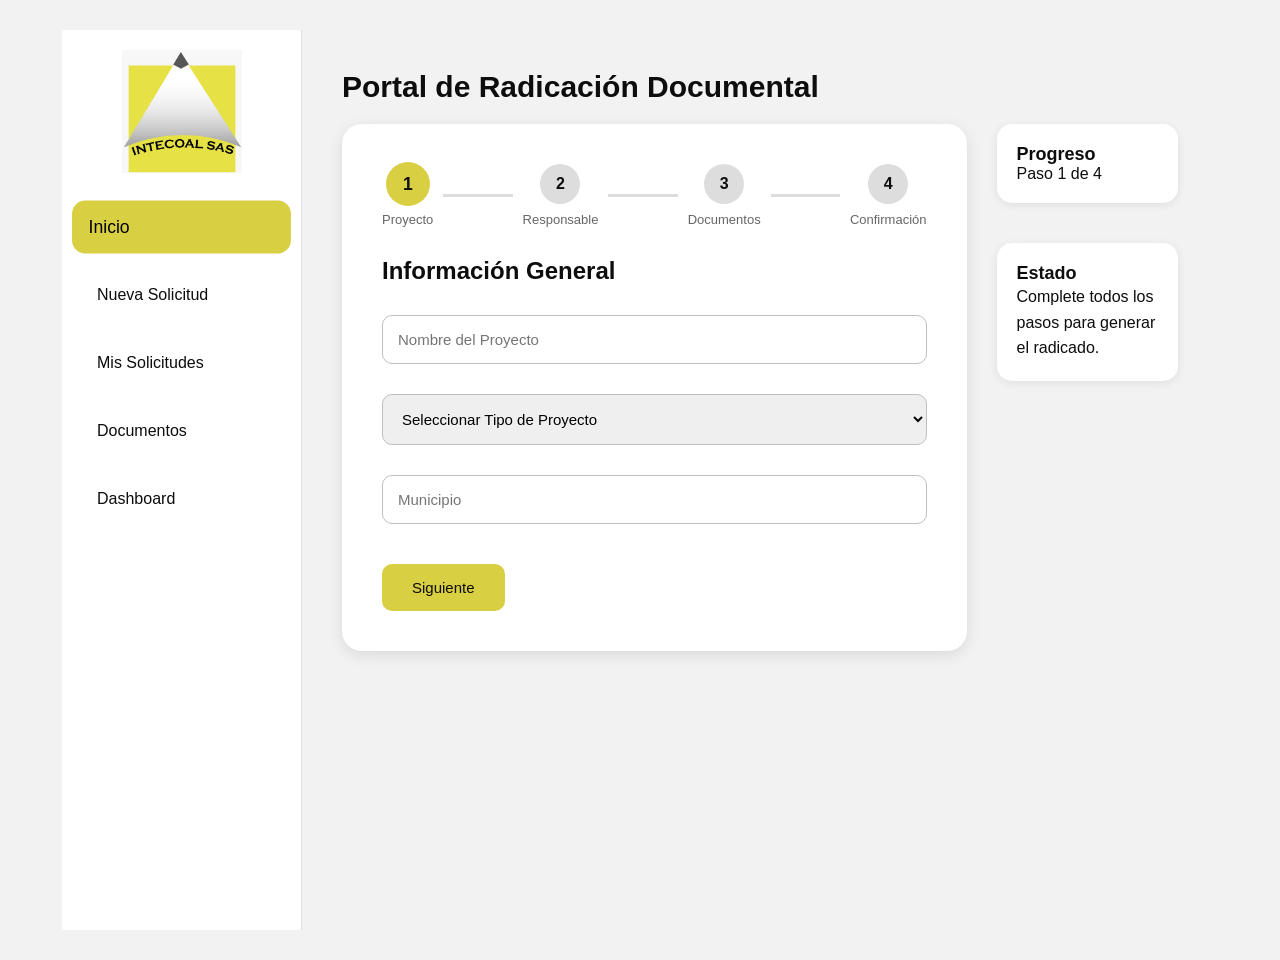
<file: frontend/index.html>
<!DOCTYPE html>
<html lang="es">

<head>

    <meta charset="UTF-8">

    <meta name="viewport"
          content="width=device-width, initial-scale=1.0">

    <title>Portal INTECOAL</title>
    <link rel="icon" href="data:,">

    <link rel="stylesheet" href="css/variables.css">
    <link rel="stylesheet" href="css/global.css">
    <link rel="stylesheet" href="css/components.css">
    <link rel="stylesheet" href="css/styles.css">

</head>

<body>

    <div class="container">

        <aside class="sidebar">

            <div class="logo">

                <img src="assets/logo.png"
                     alt="INTECOAL">

            </div>

            <nav>

                <a href="#" class="active">
                    Inicio
                </a>

                <a href="#" onclick="nuevaSolicitud(); return false;">
                    Nueva Solicitud
                </a>

                <a href="#">
                    Mis Solicitudes
                </a>

                <a href="#">
                    Documentos
                </a>

                <a href="pages/dashboard/dashboard.html">
                    Dashboard
                </a>

            </nav>

        </aside>

        <main class="content">

            <header>

                

                <h1>
                    Portal de Radicación Documental
                </h1>

            </header>

            <div class="layout">

            <section class="card">

                <div class="steps">

                    <div class="step-container">

                        <div class="step active" id="circle1">1</div>
                        <span>Proyecto</span>

                    </div>

                    <div class="line"></div>

                    <div class="step-container">

                        <div class="step" id="circle2">2</div>
                        <span>Responsable</span>

                    </div>

                    <div class="line"></div>

                    <div class="step-container">

                        <div class="step" id="circle3">3</div>
                        <span>Documentos</span>

                    </div>

                    <div class="line"></div>

                    <div class="step-container">

                        <div class="step" id="circle4">4</div>
                        <span>Confirmación</span>

                    </div>

                </div>

                <!-- PASO 1 -->
                <div class="form-step active-step" id="step1">

                    <h2>Información General</h2>

                    <input type="text"
                        id="nombreProyecto"
                        placeholder="Nombre del Proyecto">

                    <select id="tipoProyecto">

                        <option value="">Seleccionar Tipo de Proyecto</option>

                    </select>

                    <input type="text"
                        id="municipio"
                        placeholder="Municipio">

                    <button onclick="nextStep(1)">
                        Siguiente
                    </button>

                </div>

                <!-- PASO 2 -->
                <div class="form-step" id="step2">

                    <h2>Responsable</h2>

                    <input type="text"
                        id="responsable"
                        placeholder="Nombre Responsable">

                    <input type="email"
                        id="correo"
                        placeholder="Correo">

                    <input type="text"
                        id="telefono"
                        placeholder="Teléfono">

                    <div class="buttons">

                        <button onclick="prevStep(2)">
                            Atrás
                        </button>

                        <button onclick="nextStep(2)">
                            Siguiente
                        </button>

                    </div>

                </div>

                <!-- PASO 3 -->
                <div class="form-step" id="step3">

                    <h2>Documentación del Proyecto</h2>

                    <p class="subtitle">
                        Adjunte los certificados y documentos requeridos.
                    </p>

                    <div class="documents-grid">

                        <div
                            id="contenedorDocumentos"
                            class="documents-grid">

                        </div>

                    </div>

                    <div class="buttons">

                        <button onclick="prevStep(3)">
                            Atrás
                        </button>

                        <button onclick="nextStep(3)">
                            Siguiente
                        </button>

                    </div>

                </div>

                <!-- PASO 4 -->
                <div class="form-step" id="step4">

                    <h2>Confirmación</h2>

                    <div id="resumenSolicitud"
                        class="summary-card">

                    </div>

                    <p> 
                        <br>
                        Revise la información antes de generar el radicado.
                    </p>

                    <div id="resultadoRadicado">

                    </div>

                    <div class="buttons">

                        <button onclick="prevStep(4)">
                            Atrás
                        </button>

                        <button 
                            type="button"
                            onclick="generarRadicado()">
                            Generar Radicado
                        </button>

                    </div>

                </div>

            </section>

            <aside class="info-panel">

                <div class="info-card">

                    <h3>
                        Progreso
                    </h3>

                    <div id="progressText">
                        Paso 1 de 4
                    </div>

                </div>

                <div class="info-card">

                    <h3>
                        Estado
                    </h3>

                    <p>
                        Complete todos los pasos para generar el radicado.
                    </p>

                </div>

            </aside>

            </div>

        </main>

    </div>

    <script src="js/app.js"></script>

</body>

</html>
</file>
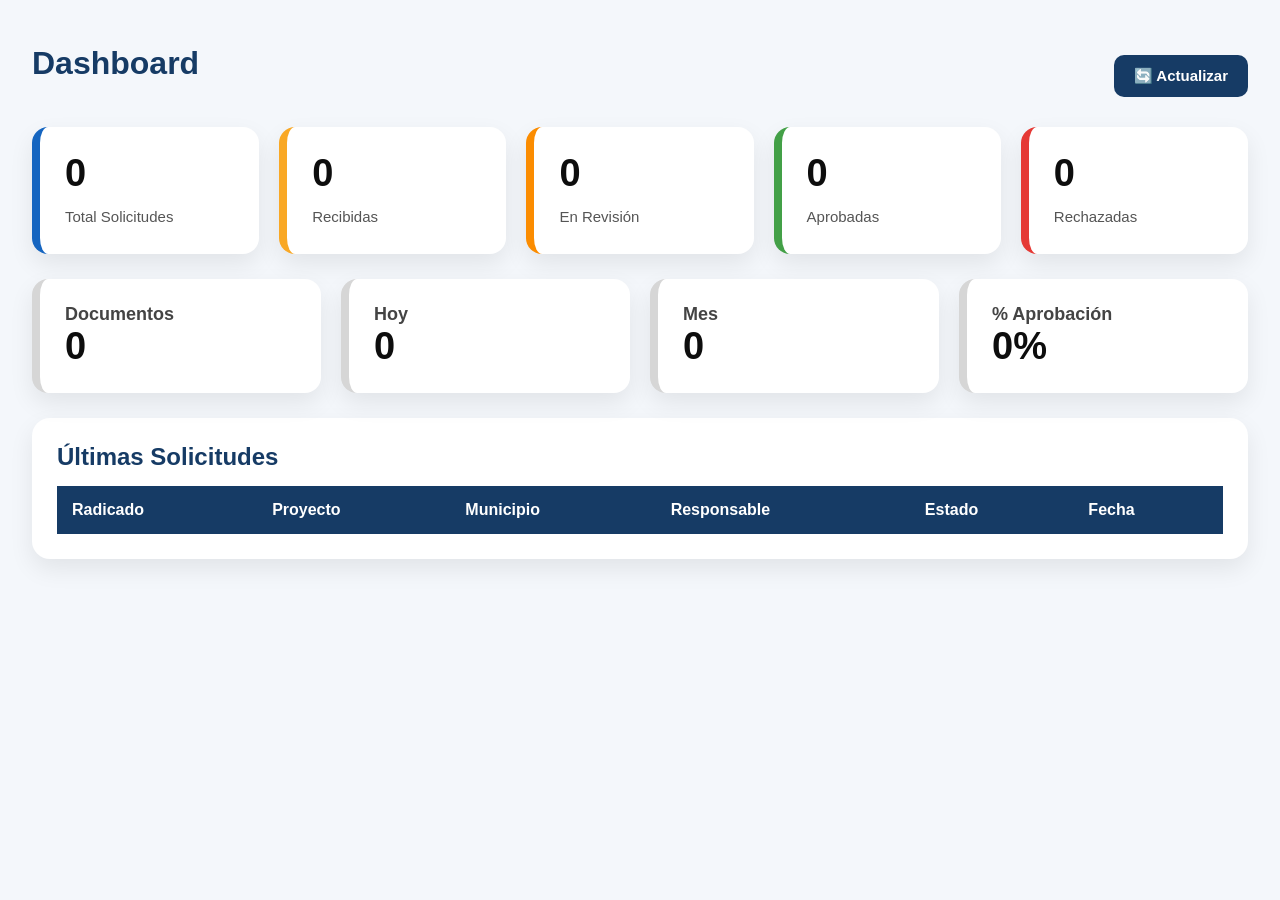
<file: frontend/pages/dashboard/dashboard.html>
<!DOCTYPE html>
<html lang="es">

<head>

    <meta charset="UTF-8">

    <meta name="viewport" content="width=device-width, initial-scale=1.0">

    <title>Dashboard | Portal INTECOAL</title>

    <link rel="stylesheet" href="../../css/variables.css">
    <link rel="stylesheet" href="../../css/global.css">
    <link rel="stylesheet" href="../../css/components.css">
    <link rel="stylesheet" href="../../css/styles.css">

    <link rel="stylesheet" href="dashboard.css">

</head>

<body>

<div class="dashboard">

    <header class="dashboard-header">

        <div>

            <h1>Dashboard</h1>

        </div>

        <button class="btn-recargar" onclick="cargarDashboard()">

            🔄 Actualizar

        </button>

    </header>


    <section class="cards">

        <div class="card azul">

            <h2 id="totalSolicitudes">0</h2>

            <p>Total Solicitudes</p>

        </div>

        <div class="card amarillo">

            <h2 id="recibidas">0</h2>

            <p>Recibidas</p>

        </div>

        <div class="card naranja">

            <h2 id="enRevision">0</h2>

            <p>En Revisión</p>

        </div>

        <div class="card verde">

            <h2 id="aprobadas">0</h2>

            <p>Aprobadas</p>

        </div>

        <div class="card rojo">

            <h2 id="rechazadas">0</h2>

            <p>Rechazadas</p>

        </div>

    </section>


    <section class="cards">

        <div class="card blanco">

            <h3>Documentos</h3>

            <h2 id="totalDocumentos">0</h2>

        </div>

        <div class="card blanco">

            <h3>Hoy</h3>

            <h2 id="solicitudesHoy">0</h2>

        </div>

        <div class="card blanco">

            <h3>Mes</h3>

            <h2 id="solicitudesMes">0</h2>

        </div>

        <div class="card blanco">

            <h3>% Aprobación</h3>

            <h2 id="porcentajeAprobacion">0%</h2>

        </div>

    </section>


    <section class="tabla-card">

        <h2>Últimas Solicitudes</h2>

        <table>

            <thead>

            <tr>

                <th>Radicado</th>

                <th>Proyecto</th>

                <th>Municipio</th>

                <th>Responsable</th>

                <th>Estado</th>

                <th>Fecha</th>

            </tr>

            </thead>

            <tbody id="tablaSolicitudes">

            </tbody>

        </table>

    </section>

</div>

<script src="dashboard.js"></script>

</body>

</html>
</file>
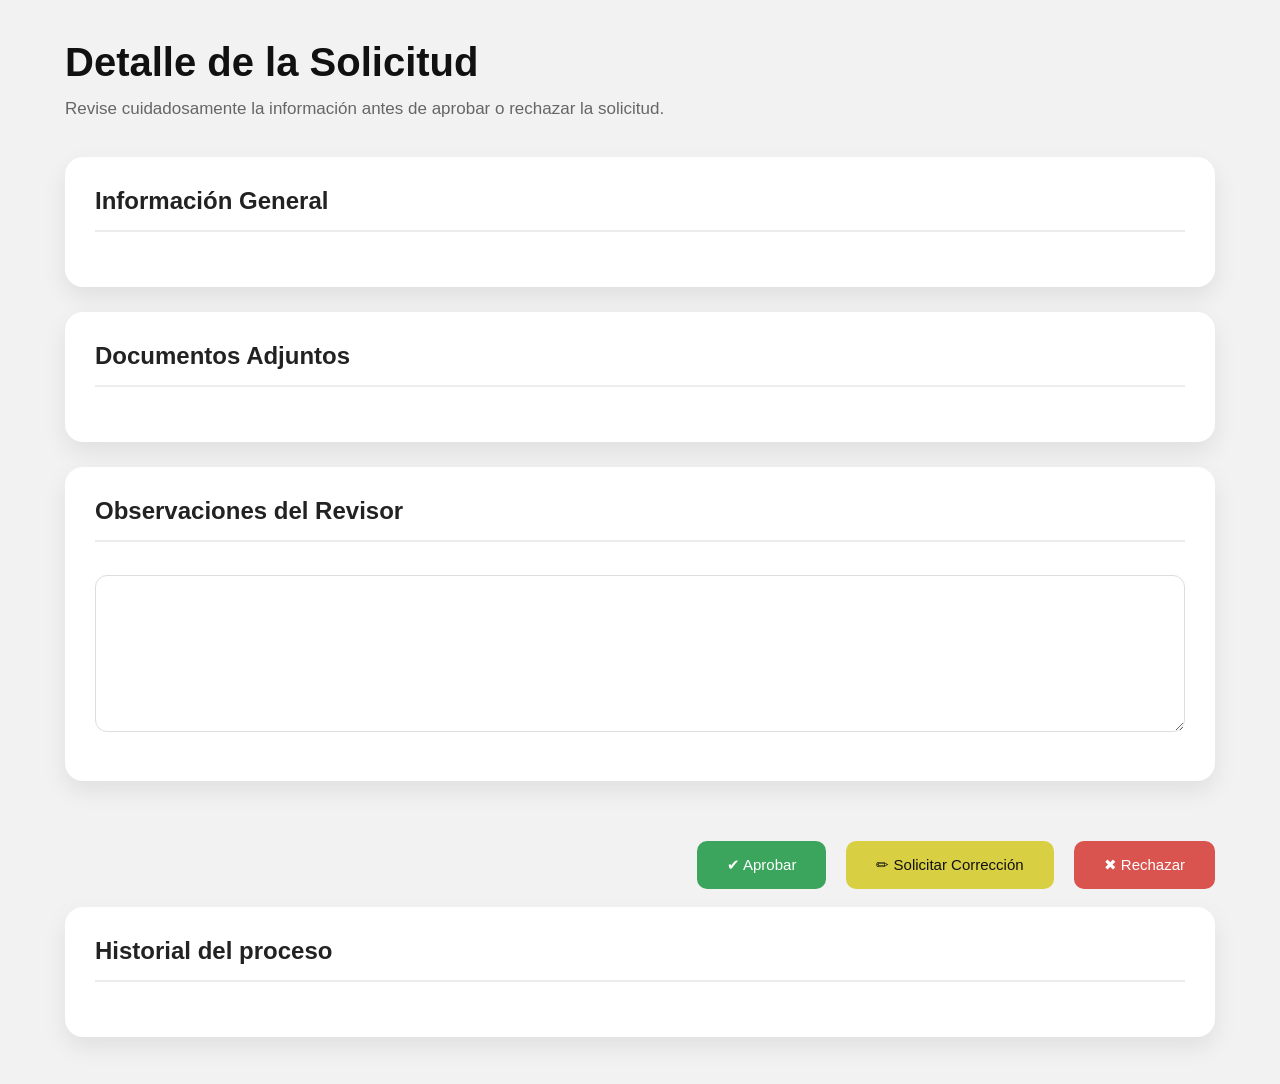
<file: frontend/pages/revision/detalle_revision.html>
<!DOCTYPE html>
<html lang="es">

<head>

    <meta charset="UTF-8">

    <meta name="viewport"
          content="width=device-width, initial-scale=1.0">

    <title>Detalle de Solicitud</title>

    <link rel="stylesheet" href="../../css/variables.css">
    <link rel="stylesheet" href="../../css/global.css">
    <link rel="stylesheet" href="../../css/components.css">
    <link rel="stylesheet" href="../../css/styles.css">

</head>

<body>

<div class="detalle-container">

    <div class="revision-header">

        <div>

            <h1>Detalle de la Solicitud</h1>

            <p>

                Revise cuidadosamente la información antes de aprobar o rechazar la solicitud.

            </p>

        </div>

    </div>


    <div class="detalle-card">

        <h2>

            Información General

        </h2>

        <div id="informacionSolicitud">

        </div>

    </div>


    <div class="detalle-card">

        <h2>

            Documentos Adjuntos

        </h2>

        <div
            id="listaDocumentos"
            class="lista-documentos">

        </div>

    </div>


    <div class="detalle-card">

        <h2>

            Observaciones del Revisor

        </h2>

        <textarea

            id="observaciones"

            rows="7"

            placeholder="Ingrese aquí las observaciones técnicas de la revisión...">

        </textarea>

    </div>
    <div class="acciones">

        <button

            class="btn-aprobar"

            onclick="cambiarEstado('APROBADO')">

            ✔ Aprobar

        </button>

        <button

            class="btn-revision"

            onclick="cambiarEstado('EN_REVISION')">

            ✏ Solicitar Corrección

        </button>

        <button

            class="btn-rechazar"

            onclick="cambiarEstado('RECHAZADO')">

            ✖ Rechazar

        </button>

    </div>

    <br>

    <div class="detalle-card">

        <h2>Historial del proceso</h2>

        <div id="timelineHistorial">

        </div>

    </div>

    

</div>

<!-- VISOR PDF -->

<div id="modalPdf" class="modal-pdf">

    <div class="modal-contenido">

        <div class="modal-header">

            <h2>

                Documento

            </h2>

            <button onclick="cerrarPdf()">

                ✕

            </button>

        </div>

        <iframe

            id="visorPdf"

            src=""

            frameborder="0">

        </iframe>

    </div>

</div>


<script src="detalle_revision.js"></script>

</body>

</html>
</file>
<file: frontend/css/variables.css>
/* =====================================================
   VARIABLES GLOBALES - PORTAL DE RADICACIÓN INTECOAL
===================================================== */

:root{

    /* ==========================
       COLORES CORPORATIVOS
    ========================== */

    --color-primary: #D9CF43;
    --color-primary-dark: #BFBA6B;

    --color-background: #F2F2F2;
    --color-border: #BFBFBF;

    --color-text: #0D0D0D;

    --color-white: #FFFFFF;

    /* ==========================
       ESTADOS
    ========================== */

    --color-success: #BFBA6B;

    --color-warning: #D9CF43;

    --color-pending: #BFBFBF;

    --color-danger: #0D0D0D;

    /* ==========================
       SOMBRAS
    ========================== */

    --shadow-sm: 0 2px 6px rgba(0,0,0,.08);

    --shadow-md: 0 6px 18px rgba(0,0,0,.10);

    --shadow-lg: 0 10px 25px rgba(0,0,0,.15);

    /* ==========================
       BORDES
    ========================== */

    --radius-sm:8px;

    --radius-md:12px;

    --radius-lg:18px;

    /* ==========================
       TRANSICIONES
    ========================== */

    --transition:.25s ease;

}
</file>
<file: frontend/css/global.css>
/* =====================================================
                ESTILOS GLOBALES
===================================================== */

*{

    margin:0;

    padding:0;

    box-sizing:border-box;

}

body{

    font-family:Segoe UI,Arial,sans-serif;

    background:var(--color-background);

    color:var(--color-text);

}

/* ============================= */

h1{

    font-size:30px;

    margin-bottom:20px;

}

h2{

    font-size:24px;

    margin-bottom:15px;

}

h3{

    font-size:18px;

}

/* ============================= */

p{

    line-height:1.6;

}

/* ============================= */

a{

    text-decoration:none;

    color:inherit;

}

/* ============================= */

input,
select,
textarea{

    width:100%;

    padding:12px;

    border:1px solid var(--color-border);

    border-radius:var(--radius-md);

    margin-top:8px;

    margin-bottom:15px;

    font-size:15px;

    transition:var(--transition);

    outline:none;

}

input:focus,
select:focus,
textarea:focus{

    border-color:var(--color-primary);

}

/* ============================= */

button{

    background:var(--color-primary);

    color:var(--color-text);

    border:none;

    padding:12px 24px;

    border-radius:var(--radius-md);

    cursor:pointer;

    font-size:15px;

    transition:var(--transition);

}

button:hover{

    background:var(--color-primary-dark);

}

button:disabled{

    opacity:.5;

    cursor:not-allowed;

}

/* ============================= */

.container{

    width:95%;

    max-width:1400px;

    margin:auto;

    padding:30px;

}
</file>
<file: frontend/css/components.css>
/* =====================================================
                TARJETAS
===================================================== */

.card{

    background:white;

    border-radius:var(--radius-lg);

    box-shadow:var(--shadow-md);

    padding:25px;

}

/* =====================================================
                SIDEBAR
===================================================== */

.sidebar{

    width:260px;

    min-height:100vh;

    background:var(--color-danger);

    color:white;

    padding:30px;

}

.sidebar img{

    width:160px;

    display:block;

    margin:auto;

    margin-bottom:40px;

}

.sidebar nav{

    display:flex;

    flex-direction:column;

    gap:10px;

}

.sidebar a{

    padding:15px;

    border-radius:var(--radius-md);

    transition:var(--transition);

}

.sidebar a:hover{

    background:#222;

}

.sidebar a.active{

    background:var(--color-primary);

    color:black;

}

/* =====================================================
                STEPPER
===================================================== */

.steps{

    display:flex;

    justify-content:space-between;

    align-items:center;

    margin-bottom:40px;

}

.step-container{

    display:flex;

    flex-direction:column;

    align-items:center;

    gap:8px;

}

.step{

    width:45px;

    height:45px;

    border-radius:50%;

    background:var(--color-pending);

    display:flex;

    justify-content:center;

    align-items:center;

    font-weight:bold;

}

.step.active{

    background:var(--color-primary);

}

.line{

    flex:1;

    height:3px;

    background:var(--color-border);

    margin:0 10px;

}

/* =====================================================
            TARJETAS DOCUMENTOS
===================================================== */

.document-card{

    background:white;

    border-radius:var(--radius-md);

    border:1px solid var(--color-border);

    padding:20px;

    transition:var(--transition);

}

.document-card:hover{

    transform:translateY(-4px);

    box-shadow:var(--shadow-md);

}

.documents-grid{

    display:grid;

    grid-template-columns:repeat(auto-fill,minmax(260px,1fr));

    gap:20px;

}

/* =====================================================
            BOTONES
===================================================== */

.buttons{

    display:flex;

    justify-content:space-between;

    margin-top:30px;

}

/* =====================================================
            PANEL LATERAL
===================================================== */

.info-panel{

    display:flex;

    flex-direction:column;

    gap:20px;

}

.info-card{

    background:white;

    padding:20px;

    border-radius:var(--radius-md);

    box-shadow:var(--shadow-sm);

}

/* =====================================================
            RESUMEN
===================================================== */

.summary-card{

    background:white;

    border-radius:var(--radius-md);

    padding:20px;

    box-shadow:var(--shadow-sm);

}

.summary-item{

    padding:12px 0;

    border-bottom:1px solid #ececec;

}

/* =====================================================
            BADGES
===================================================== */

.badge{

    display:inline-block;

    padding:8px 14px;

    border-radius:20px;

    font-size:14px;

    font-weight:bold;

}

.badge-warning{

    background:var(--color-warning);

}

.badge-success{

    background:var(--color-success);

}

.badge-pending{

    background:var(--color-pending);

}

.badge-danger{

    background:var(--color-danger);

    color:white;

}
</file>
<file: frontend/css/styles.css>
:root {

    --primary: #D9CF43;
    --secondary: #BFBA6B;
    --background: #F2F2F2;
    --border: #BFBFBF;
    --text: #0D0D0D;

}

* {

    margin: 0;
    padding: 0;
    box-sizing: border-box;

}

body {

    font-family: Arial, sans-serif;
    background: var(--background);

}

.container {

    display: flex;
    min-height: 100vh;

}

.sidebar {

    width: 240px;
    background: white;
    border-right: 1px solid #ddd;
    padding: 20px;

}

.logo img {

    width: 120px;
    display: block;
    margin: auto;

}

nav {

    margin-top: 30px;

}

nav a {

    display: block;
    padding: 15px;
    text-decoration: none;
    color: var(--text);
    border-radius: 10px;
    margin-bottom: 10px;

}

nav a.active {

    background: var(--primary);

}

.content {

    flex: 1;
    padding: 40px;

}

.card {

    background: white;
    padding: 40px;
    border-radius: 20px;
    box-shadow: 0 4px 15px rgba(0,0,0,.1);

}

.steps {

    display: flex;
    align-items: center;
    margin-bottom: 30px;

}

.step {

    width: 40px;
    height: 40px;
    border-radius: 50%;
    background: #ddd;

    display: flex;
    align-items: center;
    justify-content: center;

}

.step.active {

    background: var(--primary);

}

.line {

    flex: 1;
    height: 3px;
    background: #ddd;

}

input,
select {

    width: 100%;
    padding: 15px;
    margin-top: 15px;
    border-radius: 10px;
    border: 1px solid var(--border);

}

button {

    margin-top: 25px;

    background: var(--primary);

    border: none;

    padding: 15px 30px;

    border-radius: 10px;

    cursor: pointer;

}

.form-step {

    display: none;

}

.active-step {

    display: block;

}

.buttons {

    display: flex;
    justify-content: space-between;
    margin-top: 20px;

}

.step-container {

    display: flex;
    flex-direction: column;
    align-items: center;
    gap: 8px;

}

.step-container span {

    font-size: 13px;
    color: #666;

}

.step {

    transition: .3s;

}

.active {

    background: var(--primary);
    transform: scale(1.1);

}

.form-step {

    display: none;
    animation: fade .4s ease;

}

.active-step {

    display: block;

}

@keyframes fade {

    from {

        opacity: 0;
        transform: translateY(20px);

    }

    to {

        opacity: 1;
        transform: translateY(0);

    }

}

.layout {

    display: flex;
    gap: 30px;

}

.card {

    flex: 3;

}

.info-panel {

    flex: 1;

}

.info-card {

    background: white;
    padding: 20px;
    border-radius: 15px;
    margin-bottom: 20px;
    box-shadow: 0 2px 10px rgba(0,0,0,.08);

}

.subtitle {

    color: #666;
    margin-bottom: 20px;

}

.documents-grid {

    display: grid;

    grid-template-columns:
        repeat(auto-fit, minmax(250px,1fr));

    gap: 20px;

}

.document-card {

    background: #fff;

    border: 1px solid #e0e0e0;

    border-radius: 15px;

    padding: 20px;

    transition: .3s;

}

.document-card:hover {

    transform: translateY(-5px);

    box-shadow: 0 8px 20px rgba(0,0,0,.1);

}

.document-card h4 {

    margin-bottom: 10px;

}

.document-card p {

    color: #666;

    margin-bottom: 15px;

}

.document-card input {

    margin-top: 10px;

}

.add-document {

    cursor: pointer;

    border: 2px dashed var(--primary);

    text-align: center;

}

#resultadoRadicado {

    margin-top: 20px;

    padding: 20px;

    border-radius: 15px;

    background: #f5f5f5;

}

.success {

    background: #eaf8e8;

    border-left: 5px solid green;

}

.summary-card {

    background: white;

    border: 1px solid #e0e0e0;

    border-radius: 15px;

    padding: 20px;

    margin-top: 20px;

}

.summary-item {

    margin-bottom: 15px;

}

.summary-item strong {

    color: var(--text);

}

/*==================================================
                PANEL DE REVISIÓN
==================================================*/

.revision-container{

    max-width:1300px;

    margin:40px auto;

    padding:0 25px;

}

.revision-header{

    display:flex;

    justify-content:space-between;

    align-items:center;

    margin-bottom:35px;

}

.revision-header h1{

    font-size:40px;

    color:#111;

    margin-bottom:10px;

}

.revision-header p{

    color:#666;

    font-size:17px;

}

.revision-stats{

    display:grid;

    grid-template-columns:repeat(4,1fr);

    gap:20px;

    margin-bottom:35px;

}

.stat-card{

    background:white;

    border-radius:18px;

    padding:25px;

    box-shadow:0 10px 25px rgba(0,0,0,.08);

    border-top:5px solid var(--primary);

}

.stat-card span{

    color:#666;

    font-size:14px;

}

.stat-card h2{

    margin-top:10px;

    font-size:34px;

    color:#111;

}

.busqueda{

    position:relative;

    margin-bottom:35px;

}

.search-icon{

    position:absolute;

    left:18px;

    top:50%;

    transform:translateY(-50%);

    font-size:18px;

    color:#888;

}

.busqueda input{

    width:100%;

    padding:18px 20px 18px 50px;

    border:none;

    border-radius:15px;

    background:white;

    font-size:16px;

    box-shadow:0 6px 18px rgba(0,0,0,.06);

}

.busqueda input:focus{

    outline:none;

    box-shadow:0 0 0 3px rgba(217,207,67,.25);

}

.lista-solicitudes{

    display:flex;

    flex-direction:column;

    gap:25px;

}

.solicitud-card{

    background:white;

    border-radius:18px;

    padding:30px;

    box-shadow:0 12px 30px rgba(0,0,0,.08);

    transition:.25s;

    border-left:6px solid var(--primary);

}

.solicitud-card:hover{

    transform:translateY(-5px);

    box-shadow:0 18px 40px rgba(0,0,0,.12);

}

.card-header{

    display:flex;

    justify-content:space-between;

    align-items:center;

    margin-bottom:25px;

}

.card-header h2{

    font-size:28px;

    color:#111;

}

.estado{

    padding:8px 18px;

    border-radius:40px;

    font-weight:bold;

    background:#FFF8CC;

    color:#8A7B00;

    border:1px solid #E5D43B;

}

.card-body{

    display:grid;

    grid-template-columns:repeat(auto-fit,minmax(220px,1fr));

    gap:25px;

    margin-bottom:30px;

}

.info-item{

    background:#fafafa;

    border-radius:12px;

    padding:18px;

}

.info-item strong{

    display:block;

    color:#888;

    margin-bottom:8px;

    font-size:14px;

}

.info-item span{

    color:#222;

    font-size:17px;

    font-weight:600;

}

.card-footer{

    display:flex;

    justify-content:flex-end;

}

.card-footer button{

    background:var(--primary);

    border:none;

    padding:14px 35px;

    border-radius:12px;

    cursor:pointer;

    font-size:15px;

    font-weight:bold;

    transition:.25s;

}

.card-footer button:hover{

    transform:translateY(-2px);

    background:#cdbd2e;

}

@media(max-width:900px){

    .revision-stats{

        grid-template-columns:repeat(2,1fr);

    }

}

@media(max-width:700px){

    .revision-stats{

        grid-template-columns:1fr;

    }

    .card-header{

        flex-direction:column;

        align-items:flex-start;

        gap:15px;

    }

}

/*==========================================================
                DETALLE DE REVISIÓN
==========================================================*/

.detalle-container{

    max-width:1200px;

    margin:40px auto;

    padding:0 25px;

}

.detalle-card{

    background:white;

    border-radius:18px;

    padding:30px;

    margin-bottom:25px;

    box-shadow:0 10px 25px rgba(0,0,0,.08);

}

.detalle-card h2{

    margin-bottom:25px;

    color:#222;

    border-bottom:2px solid #ececec;

    padding-bottom:15px;

}

.info-grid{

    display:grid;

    grid-template-columns:repeat(auto-fit,minmax(250px,1fr));

    gap:20px;

}

.info-box{

    background:#fafafa;

    padding:20px;

    border-radius:12px;

}

.info-box strong{

    display:block;

    color:#777;

    margin-bottom:8px;

}

.info-box span{

    font-size:17px;

    font-weight:600;

}

.lista-documentos{

    display:flex;

    flex-direction:column;

    gap:18px;

}

.documento-item{

    display:flex;

    justify-content:space-between;

    align-items:center;

    background:#fafafa;

    padding:18px;

    border-radius:12px;

    border-left:5px solid var(--primary);

}

.documento-item a{

    text-decoration:none;

    background:var(--primary);

    color:#111;

    padding:10px 18px;

    border-radius:8px;

    font-weight:bold;

}

.documento-item a:hover{

    background:#cdbd2e;

}

textarea{

    width:100%;

    resize:vertical;

    padding:18px;

    border-radius:12px;

    border:1px solid #ddd;

    font-size:15px;

}

.acciones{

    display:flex;

    justify-content:flex-end;

    gap:20px;

    margin-top:35px;

}

.btn-aprobar{

    background:#3ba55d;

    color:white;

}

.btn-aprobar:hover{

    background:#2e8b57;

}

.btn-revision{

    background:#D9CF43;

    color:#111;

}

.btn-revision:hover{

    background:#cdbd2e;

}

.btn-rechazar{

    background:#d9534f;

    color:white;

}

.btn-rechazar:hover{

    background:#c9302c;

}

/*==========================================
        MODAL PDF
==========================================*/

.modal-pdf{

    display:none;

    position:fixed;

    top:0;

    left:0;

    width:100%;

    height:100%;

    background:rgba(0,0,0,.65);

    z-index:9999;

    justify-content:center;

    align-items:center;

}

.modal-contenido{

    width:90%;

    height:90%;

    background:white;

    border-radius:18px;

    overflow:hidden;

    display:flex;

    flex-direction:column;

}

.modal-header{

    display:flex;

    justify-content:space-between;

    align-items:center;

    padding:18px 25px;

    background:#F5F5F5;

    border-bottom:1px solid #ddd;

}

.modal-header h2{

    margin:0;

}

.modal-header button{

    margin:0;

    width:45px;

    height:45px;

    border-radius:50%;

    font-size:18px;

    cursor:pointer;

}

#visorPdf{

    width:100%;

    flex:1;

}


   /*TIMELINE*/


.timeline-item{

    display:flex;

    gap:20px;

    margin-bottom:25px;

    align-items:flex-start;

}

.timeline-icon{

    width:45px;

    height:45px;

    border-radius:50%;

    background:var(--primary);

    display:flex;

    align-items:center;

    justify-content:center;

    font-weight:bold;

    font-size:18px;

    flex-shrink:0;

}

.timeline-content{

    background:white;

    border-left:4px solid var(--primary);

    padding:15px 20px;

    border-radius:12px;

    width:100%;

    box-shadow:0 4px 12px rgba(0,0,0,.05);

}

.timeline-content h4{

    margin-bottom:6px;

}

.timeline-content small{

    color:#777;

}

.timeline-content p{

    margin-top:10px;

    color:#555;

}
</file>
<file: frontend/pages/dashboard/dashboard.css>
body{

    margin:0;

    background:#f4f7fb;

    font-family:Arial, Helvetica, sans-serif;

}

.dashboard{

    width:95%;

    max-width:1500px;

    margin:30px auto;

}

.dashboard-header{

    display:flex;

    justify-content:space-between;

    align-items:center;

    margin-bottom:30px;

}

.dashboard-header h1{

    margin:0;

    color:#163b65;

    font-size:32px;

}

.dashboard-header p{

    margin-top:8px;

    color:#777;

}

.btn-recargar{

    background:#163b65;

    color:white;

    border:none;

    padding:12px 20px;

    border-radius:10px;

    cursor:pointer;

    transition:.3s;

    font-weight:bold;

}

.btn-recargar:hover{

    background:#21558d;

}

.cards{

    display:grid;

    grid-template-columns:repeat(auto-fit,minmax(220px,1fr));

    gap:20px;

    margin-bottom:25px;

}

.card{

    background:white;

    border-radius:16px;

    padding:25px;

    box-shadow:0 10px 25px rgba(0,0,0,.08);

    transition:.3s;

}

.card:hover{

    transform:translateY(-5px);

}

.card h2{

    margin:0;

    font-size:38px;

}

.card p{

    margin-top:10px;

    font-size:15px;

    color:#555;

}

.card h3{

    margin-top:0;

    color:#444;

}

.azul{

    border-left:8px solid #1565C0;

}

.amarillo{

    border-left:8px solid #F9A825;

}

.naranja{

    border-left:8px solid #FB8C00;

}

.verde{

    border-left:8px solid #43A047;

}

.rojo{

    border-left:8px solid #E53935;

}

.blanco{

    border-left:8px solid #D6D6D6;

}

.tabla-card{

    background:white;

    border-radius:18px;

    padding:25px;

    box-shadow:0 10px 25px rgba(0,0,0,.08);

}

.tabla-card h2{

    margin-top:0;

    color:#163b65;

}

table{

    width:100%;

    border-collapse:collapse;

}

thead{

    background:#163b65;

    color:white;

}

th{

    padding:15px;

    text-align:left;

}

td{

    padding:14px;

    border-bottom:1px solid #ececec;

}

tbody tr:hover{

    background:#f6f9ff;

}

.estado{

    padding:6px 12px;

    border-radius:30px;

    color:white;

    font-size:12px;

    font-weight:bold;

}

.recibido{

    background:#FBC02D;

}

.revision{

    background:#FB8C00;

}

.aprobado{

    background:#43A047;

}

.rechazado{

    background:#E53935;

}

@media(max-width:900px){

.dashboard-header{

    flex-direction:column;

    gap:20px;

    align-items:flex-start;

}

table{

    display:block;

    overflow:auto;

}

}
</file>
